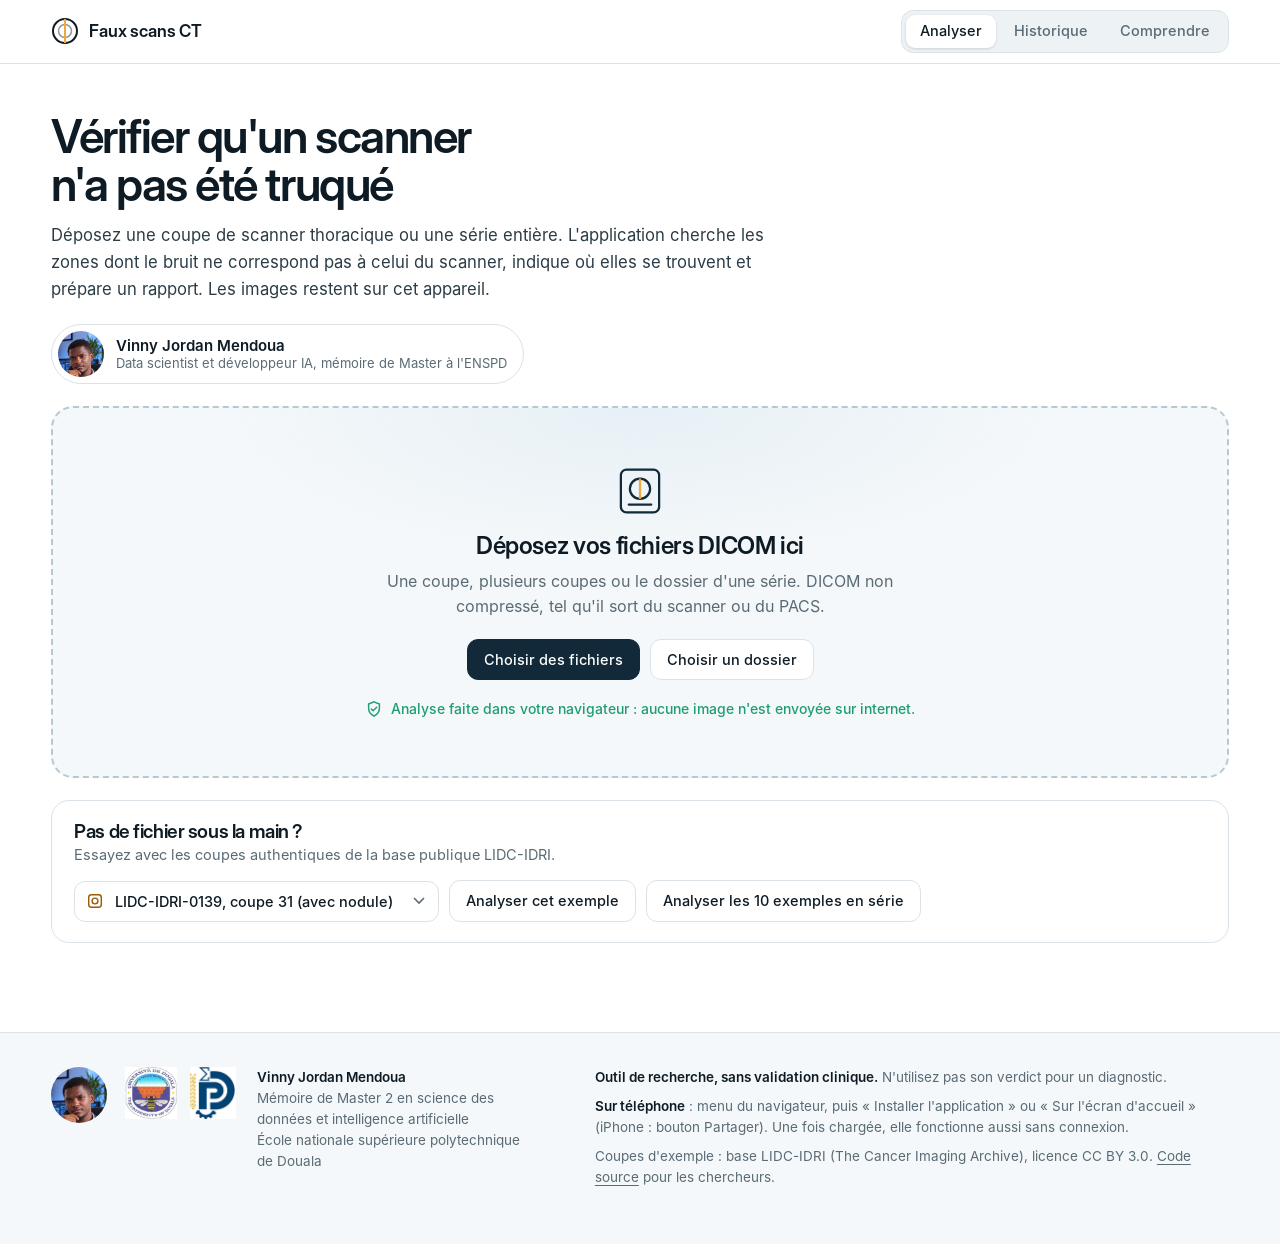
<file: site/index.html>
<!doctype html>
<html lang="fr">
<head>
<meta charset="utf-8">
<meta name="viewport" content="width=device-width, initial-scale=1">
<title>Faux scans CT : vérifier qu'un scanner n'a pas été truqué</title>
<meta name="description" content="Vérifier l'intégrité d'une coupe ou d'une série de scanner thoracique : détection et localisation des falsifications par l'analyse du bruit et l'apprentissage profond, sur l'appareil de l'utilisateur, avec rapport PDF.">
<meta name="theme-color" content="#ffffff">
<link rel="icon" href="img/icone.svg" type="image/svg+xml">
<link rel="manifest" href="manifest.webmanifest">
<link rel="apple-touch-icon" href="img/icone-180.png">
<meta name="apple-mobile-web-app-capable" content="yes">
<meta name="mobile-web-app-capable" content="yes">
<meta name="apple-mobile-web-app-status-bar-style" content="default">
<meta name="apple-mobile-web-app-title" content="Faux scans CT">
<link rel="preload" href="polices/InterDisplay-SemiBold.woff" as="font" type="font/woff" crossorigin>
<link rel="preload" href="polices/Inter-Regular.woff" as="font" type="font/woff" crossorigin>
<link rel="preload" href="polices/Inter-Medium.woff" as="font" type="font/woff" crossorigin>
<link rel="stylesheet" href="css/style.css">
<script type="module" src="js/app.js"></script>
</head>
<body>
<a class="evitement" href="#analyser">Aller à l'analyse</a>

<header class="barre">
  <a class="marque" href="#analyser" aria-label="Accueil">
    <svg width="28" height="28" viewBox="0 0 28 28" aria-hidden="true"><circle cx="14" cy="14" r="12" fill="none" stroke="currentColor" stroke-width="2"/><circle cx="14" cy="14" r="6.5" fill="none" stroke="currentColor" stroke-width="1.5" opacity=".45"/><path d="M14 2v24" stroke="#F2A93B" stroke-width="2"/></svg>
    <span>Faux scans CT</span>
  </a>
  <nav class="onglets" aria-label="Pages">
    <a href="#analyser" data-page="analyser">Analyser</a>
    <a href="#historique" data-page="historique">Historique</a>
    <a href="#comprendre" data-page="comprendre">Comprendre</a>
  </nav>
  <button class="bouton-barre installer" id="installer" type="button" hidden>Installer</button>
</header>

<main>
<!-- ================================================================== ANALYSER -->
<section class="page" id="analyser" data-page="analyser">

  <!-- accueil : déposer des fichiers ou choisir un exemple -->
  <div class="accueil" id="accueil">
    <div class="accueil-tete">
      <h1>Vérifier qu'un scanner n'a pas été truqué</h1>
      <p>Déposez une coupe de scanner thoracique ou une série entière. L'application cherche les zones dont le bruit ne correspond pas à celui du scanner, indique où elles se trouvent et prépare un rapport. Les images restent sur cet appareil.</p>
      <a class="auteur-puce" href="#comprendre">
        <img src="img/auteur-avatar.jpg" alt="" width="46" height="46">
        <span><b>Vinny Jordan Mendoua</b><small>Data scientist et développeur IA, mémoire de Master à l'ENSPD</small></span>
      </a>
    </div>

    <div class="depot-zone" id="zone-depot">
      <svg class="depot-icone" viewBox="0 0 48 48" aria-hidden="true"><rect x="7" y="5" width="34" height="38" rx="5" fill="none" stroke="currentColor" stroke-width="2"/><circle cx="24" cy="22" r="9" fill="none" stroke="currentColor" stroke-width="2"/><path d="M24 13v18" stroke="#F2A93B" stroke-width="2"/><path d="M14 36h20" stroke="currentColor" stroke-width="2" stroke-linecap="round"/></svg>
      <p class="depot-titre">Déposez vos fichiers DICOM ici</p>
      <p class="depot-aide">Une coupe, plusieurs coupes ou le dossier d'une série. DICOM non compressé, tel qu'il sort du scanner ou du PACS.</p>
      <div class="actions">
        <label class="bouton principal fichier">Choisir des fichiers<input type="file" id="fichier" multiple accept=".dcm,.dicom,application/dicom,application/octet-stream,*/*"></label>
        <label class="bouton fichier choix-dossier">Choisir un dossier<input type="file" id="dossier" webkitdirectory multiple></label>
      </div>
      <p class="depot-confiance"><svg viewBox="0 0 20 20" aria-hidden="true"><path d="M10 2l6 2.5v4.6c0 4-2.6 7-6 8.9-3.4-1.9-6-4.9-6-8.9V4.5z" fill="none" stroke="currentColor" stroke-width="1.6"/><path d="M7 10l2 2 4-4" fill="none" stroke="currentColor" stroke-width="1.6" stroke-linecap="round"/></svg>Analyse faite dans votre navigateur : aucune image n'est envoyée sur internet.</p>
    </div>

    <div class="exemples">
      <div>
        <h2>Pas de fichier sous la main ?</h2>
        <p>Essayez avec les coupes authentiques de la base publique LIDC-IDRI.</p>
      </div>
      <div class="exemples-actions">
        <label class="selecteur"><span class="visuel-cache">Coupe d'exemple</span>
          <svg viewBox="0 0 20 20" aria-hidden="true"><rect x="3" y="3" width="14" height="14" rx="3" fill="none" stroke="currentColor" stroke-width="1.6"/><circle cx="10" cy="10" r="3.2" fill="none" stroke="currentColor" stroke-width="1.6"/></svg>
          <select id="choix-exemple"></select>
        </label>
        <button class="bouton" id="ouvrir-exemple" type="button">Analyser cet exemple</button>
        <button class="bouton" id="serie-exemples" type="button">Analyser les 10 exemples en série</button>
      </div>
    </div>
  </div>

  <!-- résultats -->
  <div class="resultats-vue" id="resultats" hidden>
    <div class="dossier">
      <div class="dossier-texte">
        <p class="dossier-etiquette" id="dossier-etiquette">Analyse</p>
        <h1 id="dossier-titre">—</h1>
        <p class="dossier-infos" id="dossier-infos"></p>
      </div>
      <div class="dossier-actions">
        <div class="modele" role="radiogroup" aria-label="Type d'analyse">
          <label class="mode" title="Analyse du bruit seule : instantanée"><input type="radio" name="mode" value="rapide" checked><span>Rapide</span></label>
          <label class="mode" title="Bruit + réseau de neurones : plus fiable (17 Mo téléchargés une seule fois)"><input type="radio" name="mode" value="complet"><span>Complète</span></label>
          <label class="option-diffusion" title="Ajoute la branche diffusion : environ une minute par coupe"><input type="checkbox" id="avec-diffusion"><span>+ diffusion</span></label>
        </div>
        <button class="bouton principal" id="envoyer" type="button"><svg viewBox="0 0 20 20" aria-hidden="true"><path d="M2.5 9.6 17.5 3l-5.2 14-2.9-5.9zM9.4 11.1l8.1-8.1" fill="none" stroke="currentColor" stroke-width="1.6" stroke-linejoin="round"/></svg>Envoyer le rapport</button>
        <button class="bouton" id="rapport-pdf" type="button"><svg viewBox="0 0 20 20" aria-hidden="true"><path d="M6 2h6l4 4v12H6zM12 2v4h4M8.5 11h5M8.5 14h5" fill="none" stroke="currentColor" stroke-width="1.6" stroke-linejoin="round"/></svg>Rapport PDF</button>
        <button class="bouton" id="export-csv" type="button" hidden>Exporter (CSV)</button>
        <button class="bouton" id="nouvelle" type="button">Nouvelle analyse</button>
      </div>
    </div>

    <!-- série -->
    <section class="carte serie" id="serie" hidden aria-labelledby="serie-titre">
      <div class="carte-tete">
        <div>
          <h2 id="serie-titre">Toutes les coupes</h2>
          <p class="carte-aide">Score de falsification de chaque coupe, dans l'ordre de la série. Touchez une barre pour ouvrir la coupe.</p>
        </div>
        <div class="serie-resume" id="serie-resume"></div>
      </div>
      <div class="serie-progression" id="serie-progression" hidden><span id="serie-progression-texte"></span><progress id="serie-progression-barre" max="1" value="0"></progress><button class="lien-bouton" id="serie-arreter" type="button">Arrêter</button></div>
      <div class="graphe" id="graphe-serie"></div>
      <div class="serie-nav">
        <button class="bouton petit" id="coupe-prec" type="button" aria-label="Coupe précédente">← Précédente</button>
        <span id="serie-position"></span>
        <button class="bouton petit" id="coupe-suiv" type="button" aria-label="Coupe suivante">Suivante →</button>
      </div>
    </section>

    <!-- la coupe -->
    <div class="console">
      <div class="poste">
        <div class="film film-labo" id="film-labo" tabindex="0" aria-describedby="aide-film">
          <canvas id="labo-canvas" width="512" height="512" role="img" aria-label="Coupe analysée"></canvas>
          <div class="annot hg" id="annot-hg"></div>
          <div class="annot hd" id="annot-hd"></div>
          <div class="annot bg" id="annot-bg"></div>
          <div class="annot bd" id="annot-bd"></div>
          <div class="depot" id="depot" hidden>Déposez le fichier DICOM ici</div>
          <div class="calcul" id="calcul" hidden><i aria-hidden="true"></i><span></span></div>
        </div>
        <div class="couches" role="tablist" aria-label="Ce que montre l'image">
          <button role="tab" data-couche="image" aria-selected="true">Image</button>
          <button role="tab" data-couche="proba" aria-selected="false">Zones suspectes</button>
          <button role="tab" data-couche="bruit" aria-selected="false">Niveau du bruit</button>
          <button role="tab" data-couche="residu" aria-selected="false">Bruit</button>
          <button role="tab" data-couche="cnn" aria-selected="false" disabled>Carte du réseau</button>
          <button role="tab" data-couche="copie" aria-selected="false">Copies</button>
        </div>
        <div class="sous-film">
          <p class="aide" id="aide-film"></p>
          <div class="legende" id="legende"></div>
        </div>
      </div>

      <aside class="verdict" aria-live="polite">
        <div class="verdict-carte">
          <p class="verdict-etiquette" id="verdict-etiquette">Verdict</p>
          <p class="verdict-mot" id="verdict-mot">Analyse…</p>
          <p class="verdict-score"><span id="score">—</span><small id="score-def">score de falsification</small></p>
          <div class="jauge" aria-hidden="true">
            <div class="jauge-piste" id="jauge-piste"><div class="jauge-valeur" id="jauge-valeur"></div><div class="jauge-avant" id="jauge-avant" hidden></div></div>
            <div class="jauge-seuils"><span id="seuil1" style="left:50%">0,5</span><span id="seuil2" style="left:85%">0,85</span></div>
            <div class="jauge-zones"><span>conforme</span><span>à vérifier</span><span>alerte</span></div>
          </div>
          <div class="progression" id="progression" hidden>
            <p id="progression-texte">Préparation…</p>
            <progress id="progression-barre" max="1" value="0"></progress>
            <button class="lien-bouton" id="annuler" type="button">Revenir à l'analyse rapide</button>
          </div>
          <p class="comparaison" id="comparaison" hidden></p>
        </div>

        <div class="constats-carte">
          <h2>Ce que l'analyse a trouvé</h2>
          <ul class="constats-liste" id="constats"></ul>
        </div>

        <details class="tiroir" id="tiroir-test">
          <summary>Tester le détecteur : simuler une falsification</summary>
          <p>Pour la formation ou la démonstration : l'application modifie elle-même la coupe affichée, puis l'analyse. Le fichier d'origine n'est pas touché.</p>
          <fieldset class="trucages" id="choix-attaque">
            <legend class="visuel-cache">Falsification simulée</legend>
            <div class="puces">
              <label><input type="radio" name="attaque" value="aucune" checked><span>Aucune</span></label>
              <label><input type="radio" name="attaque" value="gan"><span>Ajouter un nodule <small>GAN</small></span></label>
              <label><input type="radio" name="attaque" value="suppression"><span>Effacer le nodule <small>GAN</small></span></label>
              <label><input type="radio" name="attaque" value="copie"><span>Copier-coller une zone</span></label>
              <label><input type="radio" name="attaque" value="bruit"><span>Ajouter du bruit</span></label>
              <label><input type="radio" name="attaque" value="lissage"><span>Lisser une zone</span></label>
              <label><input type="radio" name="attaque" value="nodule"><span>Nodule sans bruit</span></label>
            </div>
          </fieldset>
        </details>
        <details class="tiroir">
          <summary>Informations techniques</summary>
          <dl class="mesures branches" id="branches" hidden></dl>
          <dl class="mesures">
            <div><dt>Zones analysées</dt><dd id="m-patchs">—</dd></div>
            <div><dt>Copie exacte</dt><dd id="m-copie">—</dd></div>
            <div><dt>Durée du calcul</dt><dd id="m-duree">—</dd></div>
            <div><dt>Empreinte SHA-256</dt><dd id="m-sha" class="sha">—</dd></div>
          </dl>
        </details>
        <details class="tiroir">
          <summary>Réglages des seuils d'alerte</summary>
          <label class="reglage"><span>Au-dessus de <output id="v-tau1">0,50</output> : à vérifier</span>
            <input type="range" id="tau1" min="0.05" max="0.95" step="0.01" value="0.5"></label>
          <label class="reglage"><span>Au-dessus de <output id="v-tau2">0,85</output> : alerte</span>
            <input type="range" id="tau2" min="0.1" max="0.99" step="0.01" value="0.85"></label>
          <p>0,5 est le seuil de décision du mémoire ; 0,85 correspond au 95ᵉ centile des coupes authentiques de validation. Aucun de ces seuils n'est calibré cliniquement.</p>
        </details>
      </aside>
    </div>

    <!-- analyse détaillée -->
    <section class="detaillee" aria-labelledby="titre-detaillee">
      <h2 id="titre-detaillee">Analyse détaillée</h2>
      <div class="graphes-grille">
        <figure class="carte graphe-carte">
          <figcaption><h3>Score des zones du poumon</h3><p>Chaque zone est un carré de 64 × 64 pixels. Une coupe authentique a presque toutes ses zones à gauche, près de 0.</p></figcaption>
          <div class="graphe" id="g-zones"></div>
        </figure>
        <figure class="carte graphe-carte">
          <figcaption><h3>Avis de chaque méthode</h3><p id="g-methodes-aide">Moyenne des trois zones les plus suspectes pour chaque méthode, et score final de la coupe.</p></figcaption>
          <div class="graphe" id="g-methodes"></div>
        </figure>
        <figure class="carte graphe-carte">
          <figcaption><h3>Niveau du bruit dans le poumon</h3><p>Bruit local comparé au bruit habituel de la coupe. Une zone lissée ou générée manque de bruit (à gauche, en bleu) ; un bruit ajouté en a trop (à droite).</p></figcaption>
          <div class="graphe" id="g-bruit"></div>
        </figure>
        <figure class="carte graphe-carte">
          <figcaption><h3>Bruit et score de chaque zone</h3><p>Une zone falsifiée s'écarte souvent du bruit des autres zones et reçoit un score élevé : elle apparaît en haut, loin de 1.</p></figcaption>
          <div class="graphe" id="g-nuage"></div>
        </figure>
      </div>
      <div class="carte zones-carte">
        <h3>Les trois zones les plus suspectes</h3>
        <p class="carte-aide">À gauche l'image, à droite son bruit (anatomie retirée). Une zone falsifiée a souvent un bruit plus lisse, plus fort ou recopié.</p>
        <div class="zones" id="zones-suspectes"></div>
      </div>
    </section>
  </div>
</section>

<!-- ================================================================== HISTORIQUE -->
<section class="page" id="historique" data-page="historique" hidden>
  <div class="page-tete">
    <h1>Historique des analyses</h1>
    <p>Chaque analyse faite sur cet appareil est inscrite ici et scellée avec l'empreinte de la précédente : modifier ou supprimer une ligne casse la chaîne, ce que « Vérifier la chaîne » détecte. L'historique reste dans ce navigateur.</p>
  </div>
  <div class="journal" id="journal">
    <div class="journal-actions">
      <button class="bouton petit" id="j-verifier" type="button">Vérifier la chaîne</button>
      <button class="bouton petit" id="j-exporter" type="button">Exporter (JSON)</button>
      <button class="bouton petit" id="j-effacer" type="button">Effacer</button>
      <span id="j-etat" class="journal-etat" role="status"></span>
    </div>
    <div class="journal-table">
      <table>
        <thead><tr><th>Date</th><th>Coupe</th><th>Analyse</th><th>Score</th><th>Verdict</th><th>Empreinte</th></tr></thead>
        <tbody id="j-lignes"><tr><td colspan="6" class="vide">Aucune analyse pour l'instant.</td></tr></tbody>
      </table>
    </div>
  </div>
</section>

<!-- ================================================================== COMPRENDRE -->
<section class="page" id="comprendre" data-page="comprendre" hidden>
  <div class="page-tete">
    <h1>Comment fonctionne la détection</h1>
    <p>Une tumeur peut être ajoutée ou effacée d'une image de scanner sans que l'œil le remarque. Le grain de l'image, lui, en garde la trace.</p>
  </div>

  <div class="methode-grille">
    <figure class="film film-accueil" id="film-accueil">
      <div class="volet">
        <canvas id="accueil-image" width="512" height="512" aria-hidden="true"></canvas>
        <canvas id="accueil-bruit" width="512" height="512" aria-hidden="true"></canvas>
        <div class="volet-trait" aria-hidden="true"><span></span></div>
        <input type="range" min="0" max="100" value="100" id="accueil-curseur" aria-label="Position du curseur entre l'image et son bruit">
        <div class="annot hg">LIDC-IDRI-0085<br>coupe 86</div>
        <div class="annot hd">nodule injecté<br>poumon droit</div>
        <div class="annot bg">image<br>F 1500 C −600</div>
        <div class="annot bd">bruit<br>résidu KV 5×5</div>
      </div>
      <figcaption>Faites glisser le curseur. À gauche, ce que voit le radiologue. À droite, le bruit de la même coupe : le nodule injecté y apparaît comme un trou.</figcaption>
    </figure>
    <div class="methode-texte">
      <h2>Le grain de l'image ne ment pas</h2>
      <p class="intro">Chaque scanner imprime dans l'image un bruit fin, propre à sa dose et à son réglage. Une zone ajoutée, effacée ou recopiée vient d'ailleurs : elle n'a pas ce grain.</p>
      <ol class="etapes">
        <li><h3>Isoler le bruit</h3><p>Des filtres retirent l'anatomie. Il ne reste que le grain du scanner.</p></li>
        <li><h3>Comparer chaque zone au reste</h3><p>Le poumon est découpé en carrés de 64 pixels, comparés aux autres carrés de la même coupe.</p></li>
        <li><h3>Décider et montrer</h3><p>Un classifieur et un réseau de neurones donnent la probabilité de falsification et désignent la zone suspecte.</p></li>
      </ol>
    </div>
  </div>

  <div class="menace">
    <p><strong>Pourquoi c'est important.</strong> En 2019, l'équipe de Mirsky a montré avec CT-GAN qu'une fausse tumeur insérée dans un scanner trompe les radiologues : <b>99 %</b> de cancers diagnostiqués à tort, <b>94 %</b> d'examens jugés normaux après effacement d'une vraie tumeur.</p>
  </div>

  <div class="resultats-grille" id="resultats-memoire">
    <div class="resultats-texte">
      <h2>Évalué sur 300 patients</h2>
      <p>Le détecteur a appris sur 210 patients de la base publique LIDC-IDRI, puis a été testé sur 45 autres qu'il n'avait jamais vus, avec sept façons de truquer une coupe.</p>
      <ul class="faits">
        <li><b>35 %</b> des coupes truquées sont détectées sans aucune fausse alerte, au seuil fixé sur la validation.</li>
        <li>L'avance de l'analyse complète sur le bruit seul se retrouve dans <b>cinq tirages</b> différents des patients de test.</li>
        <li class="limite"><b>Limite</b> : face à des générateurs jamais vus, cette avance disparaît (AUC de 0,76 à 0,79 sur CT-GAN).</li>
      </ul>
    </div>
    <figure class="barres" aria-labelledby="titre-barres">
      <figcaption id="titre-barres">AUC sur le test interne (413 coupes) : 1 = parfait, 0,5 = hasard. Hachurées : les méthodes d'autres auteurs, testées sur les mêmes coupes.</figcaption>
      <div class="barres-zone">
        <div class="ligne fort"><span class="nom">Analyse complète (bruit + réseau)</span><span class="piste"><span class="val" style="--v:87.9%"></span></span><span class="chiffre">0,879</span></div>
        <div class="ligne"><span class="nom">Avec la diffusion (trois branches)</span><span class="piste"><span class="val" style="--v:87.0%"></span></span><span class="chiffre">0,870</span></div>
        <div class="ligne"><span class="nom">Bruit seul (analyse rapide)</span><span class="piste"><span class="val" style="--v:73.5%"></span></span><span class="chiffre">0,735</span></div>
        <div class="ligne"><span class="nom">Réseau de neurones seul</span><span class="piste"><span class="val" style="--v:70.4%"></span></span><span class="chiffre">0,704</span></div>
        <div class="ligne autre"><span class="nom">Zhang et al. (réimplémenté)</span><span class="piste"><span class="val" style="--v:63.1%"></span></span><span class="chiffre">0,631</span></div>
        <div class="ligne autre"><span class="nom">TruFor (poids publiés)</span><span class="piste"><span class="val" style="--v:49.1%"></span></span><span class="chiffre">0,491</span></div>
        <div class="ligne axe" aria-hidden="true"><span></span><span class="piste"><span style="left:50%">hasard</span><span style="left:100%">1</span></span><span></span></div>
      </div>
    </figure>
  </div>

  <div class="usage">
    <h2>Bon usage</h2>
    <div class="usage-grille">
      <div><h3>Dans un centre hospitalier</h3><p>Analysez la série telle qu'elle sort du PACS, sans la recompresser. Une alerte signale une coupe à revérifier auprès de sa source (scanner, archive) ; gardez le rapport PDF et l'empreinte SHA-256 dans le dossier.</p></div>
      <div><h3>Pour un particulier</h3><p>Utilisez les fichiers DICOM remis par le centre d'imagerie (CD ou lien de téléchargement). Un résultat « à vérifier » n'est pas un diagnostic : parlez-en au radiologue ou au médecin qui a prescrit l'examen.</p></div>
      <div><h3>Ce que l'outil ne fait pas</h3><p>Il ne pose aucun diagnostic médical et n'a pas de validation clinique. Il ne lit pas les images compressées (JPEG) et reste moins fiable face à des méthodes de falsification qu'il n'a jamais vues.</p></div>
    </div>
  </div>

  <section class="auteur" id="auteur" aria-labelledby="titre-auteur">
    <img class="auteur-photo" src="img/auteur-portrait.jpg" alt="Vinny Jordan Mendoua à son bureau" width="480" height="600" loading="lazy">
    <div class="auteur-texte">
      <p class="auteur-etiquette">L'auteur</p>
      <h2 id="titre-auteur">Vinny Jordan Mendoua</h2>
      <p class="auteur-role">Data scientist et développeur IA</p>
      <p>Étudiant en Master 2 de science des données et d'intelligence artificielle à l'École nationale supérieure polytechnique de Douala (Université de Douala). Cette application prolonge son mémoire : détecter et localiser les falsifications dans les coupes de scanner thoracique par l'analyse du bruit et l'apprentissage profond.</p>
      <div class="actions">
        <a class="bouton" href="https://github.com/Mendouavinny" rel="noopener">Profil GitHub</a>
        <a class="bouton" href="#analyser">Analyser une coupe</a>
      </div>
    </div>
  </section>

  <details class="specialistes">
    <summary><span>Méthode détaillée</span><small>filtres, architecture, résultat corrigé : pour les spécialistes et le jury</small></summary>
    <div class="specialistes-corps">
      <div class="colonne">
        <h3>D'où vient le bruit</h3>
        <p>Le tube du scanner émet des photons dont le nombre détecté est aléatoire. L'image est ensuite calculée par rétroprojection filtrée, avec un noyau de reconstruction : le bruit est corrélé dans l'espace, sa texture dépend du noyau et son niveau baisse avec la dose. Une région falsifiée ne porte pas ce bruit :</p>
        <ul class="traces">
          <li><b>Un contenu généré</b> (GAN, diffusion) a une anatomie plausible, mais pas la texture de la rétroprojection filtrée.</li>
          <li><b>Une région collée ou lissée</b> a un bruit atténué, ou incohérent avec la dose et le noyau.</li>
          <li><b>Un bruit ajouté pour camoufler</b> imite le niveau, pas la texture corrélée.</li>
          <li><b>Un copier-déplacer</b> duplique le bruit à l'identique, ce qui n'arrive jamais dans une vraie acquisition.</li>
        </ul>
      </div>
      <h3>Les filtres de la branche du bruit</h3>
      <p class="colonne">Chaque pixel est prédit à partir de ses voisins, puis la prédiction est soustraite. Quatre filtres viennent de la stéganalyse :</p>
      <div class="noyaux">
        <figure><div class="mat m3"><span>−1</span><span>2</span><span>−1</span><span>2</span><span>−4</span><span>2</span><span>−1</span><span>2</span><span>−1</span></div><figcaption>SRM 3 × 3, divisé par 4</figcaption></figure>
        <figure><div class="mat m5"><span>−1</span><span>2</span><span>−2</span><span>2</span><span>−1</span><span>2</span><span>−6</span><span>8</span><span>−6</span><span>2</span><span>−2</span><span>8</span><span>−12</span><span>8</span><span>−2</span><span>2</span><span>−6</span><span>8</span><span>−6</span><span>2</span><span>−1</span><span>2</span><span>−2</span><span>2</span><span>−1</span></div><figcaption>KV 5 × 5, divisé par 12</figcaption></figure>
        <figure><div class="formule">x − médiane<sub>3×3</sub>(x)</div><figcaption>Résidu médian</figcaption></figure>
        <figure><div class="formule">x<sub>i,j+1</sub> − x<sub>i,j</sub></div><figcaption>Différence horizontale</figcaption></figure>
      </div>
      <p class="colonne">Pour chaque patch de 64 × 64 pixels (pas de 32) : niveau du bruit (σ = 1,4826 × MAD), corrélation entre voisins, énergie sur six anneaux du spectre, kurtosis et intensité, chacun comparé aux autres patchs de la coupe par un écart robuste z = (f − médiane) / (1,4826 × MAD). Les fenêtres de 8 × 8 pixels identiques et éloignées signalent un copier-déplacer.</p>
      <h3>L'architecture hybride</h3>
      <div class="archi" role="img" aria-label="Architecture : coupe DICOM, prétraitement, patchs, trois branches (forensique, CNN, diffusion), fusion, décision et carte, module de sécurité">
        <div class="a-col">
          <div class="a-boite">Coupe DICOM</div>
          <div class="a-boite apport">Prétraitement<small>HU, écrêtage identique, masque pulmonaire</small></div>
          <div class="a-boite apport">Patchs<small>64 × 64, pas de 32</small></div>
        </div>
        <div class="a-col">
          <div class="a-boite ici">Branche forensique<small>4 résidus, 27 descripteurs, gradient boosting</small></div>
          <div class="a-boite ici">Branche CNN<small>couche de Bayar + SRM, EfficientNet-B0, U-Net (4,27 M paramètres)</small></div>
          <div class="a-boite ici">Branche diffusion<small>DDPM appris sur des patchs authentiques, erreur de reconstruction</small></div>
        </div>
        <div class="a-col">
          <div class="a-boite apport">Fusion du local au global<small>scores des patchs + 40 descripteurs de la coupe, méta-classifieur, seuil fixé sur la validation</small></div>
          <div class="a-boite sortie">Décision et carte de la région</div>
          <div class="a-boite pointille">Module de sécurité (prototype)<small>empreinte SHA-256, journal chaîné</small></div>
        </div>
      </div>
      <div class="constats">
        <div><h4>Le bruit sépare là où l'intensité échoue</h4><p>Descripteurs du bruit : AUC 0,790, contre 0,482 pour l'intensité des pixels, soit +0,309 (IC 95 % : 0,228 à 0,383).</p></div>
        <div><h4>Stable d'une partition à l'autre</h4><p>L'avance de la fusion bruit + CNN se retrouve dans les cinq partitions des patients (0,881 ± 0,026).</p></div>
        <div><h4>Ce qui ne généralise pas</h4><p>0,76 à 0,79 sur CT-GAN, 0,55 à 0,79 sur M3Dsynth. La diffusion n'apporte rien (−0,009) et la localisation reste faible (Dice 0,089).</p></div>
      </div>
      <div class="encart">
        <h4>Un résultat trop beau, corrigé</h4>
        <p>Les premières exécutions donnaient une AUC de 0,946. En contrôlant le prétraitement, j'ai trouvé pourquoi : seules les coupes falsifiées étaient écrêtées à −1024 HU. Ce seul indice, sans regarder l'image, donnait une AUC de 0,829, et le modèle l'avait appris : il gonflait son score de 0,125. Toutes les coupes reçoivent désormais le même écrêtage, et tous les chiffres de cette page viennent de l'exécution corrigée.</p>
      </div>
    </div>
  </details>
</section>
</main>

<footer class="pied">
  <div class="pied-grille">
    <div class="pied-auteur">
      <img class="pied-avatar" src="img/auteur-avatar.jpg" alt="" width="56" height="56" loading="lazy">
      <div class="pied-logos">
        <img src="img/logo_ud.png" alt="Université de Douala" width="52" height="52" loading="lazy">
        <img src="img/logo_enspd.png" alt="ENSPD" width="52" height="52" loading="lazy">
      </div>
      <p><b>Vinny Jordan Mendoua</b><br>Mémoire de Master 2 en science des données et intelligence artificielle<br>École nationale supérieure polytechnique de Douala</p>
    </div>
    <div class="pied-notes">
      <p><b>Outil de recherche, sans validation clinique.</b> N'utilisez pas son verdict pour un diagnostic.</p>
      <p><b>Sur téléphone</b> : menu du navigateur, puis « Installer l'application » ou « Sur l'écran d'accueil » (iPhone : bouton Partager). Une fois chargée, elle fonctionne aussi sans connexion.</p>
      <p>Coupes d'exemple : base LIDC-IDRI (The Cancer Imaging Archive), licence CC BY 3.0. <a href="https://github.com/Mendouavinny/detecteur-faux-scans-ct" rel="noopener">Code source</a> pour les chercheurs.</p>
    </div>
  </div>
</footer>

<dialog class="envoi" id="envoi" aria-labelledby="envoi-titre">
  <div class="envoi-corps">
    <div class="envoi-tete">
      <div>
        <h2 id="envoi-titre">Envoyer le rapport</h2>
        <p class="envoi-etat" id="envoi-etat" role="status"></p>
      </div>
      <form method="dialog"><button class="envoi-fermer" aria-label="Fermer"><svg viewBox="0 0 20 20" aria-hidden="true"><path d="M5 5l10 10M15 5 5 15" stroke="currentColor" stroke-width="1.8" stroke-linecap="round"/></svg></button></form>
    </div>
    <label class="envoi-anonyme"><input type="checkbox" id="envoi-anonyme" checked><span>Masquer les informations du patient<small>Identifiant, date de l'examen et noms de fichiers. L'empreinte SHA-256 reste dans le rapport : elle permet de retrouver le fichier.</small></span></label>
    <div class="envoi-choix">
      <button class="envoi-option principale" id="envoi-partager" type="button" hidden>
        <svg viewBox="0 0 32 32" aria-hidden="true"><path d="M16 4v16M10 10l6-6 6 6M7 15v11h18V15" fill="none" stroke="currentColor" stroke-width="2" stroke-linecap="round" stroke-linejoin="round"/></svg>
        <b>Envoyer le PDF</b><small>Choisissez WhatsApp, Gmail, Outlook… : le rapport est joint.</small>
      </button>
      <button class="envoi-option" id="envoi-whatsapp" type="button">
        <svg viewBox="0 0 32 32" aria-hidden="true"><path d="M16 4a11.5 11.5 0 0 0-9.9 17.4L4.5 27.5l6.3-1.6A11.5 11.5 0 1 0 16 4z" fill="none" stroke="#1c9a55" stroke-width="2" stroke-linejoin="round"/><path d="M11.6 10.8c.3-.7.7-.8 1.1-.8h.8c.3 0 .6.1.8.6l1 2.4c.1.3 0 .6-.2.9l-.7.8c.7 1.4 1.9 2.6 3.4 3.3l.8-.8c.3-.3.6-.3.9-.2l2.3 1.1c.4.2.5.4.5.8 0 1.3-1.2 2.5-2.6 2.5-4.3-.3-8.4-4.2-8.6-8.5 0-.8.3-1.6.5-2.1z" fill="#1c9a55"/></svg>
        <b>WhatsApp</b><small>Message résumé, puis joindre le PDF</small>
      </button>
      <button class="envoi-option" id="envoi-email" type="button">
        <svg viewBox="0 0 32 32" aria-hidden="true"><rect x="4" y="7" width="24" height="18" rx="3" fill="none" stroke="currentColor" stroke-width="2"/><path d="M5 9l11 8 11-8" fill="none" stroke="currentColor" stroke-width="2" stroke-linejoin="round"/></svg>
        <b>E-mail</b><small>Message résumé, puis joindre le PDF</small>
      </button>
      <button class="envoi-option" id="envoi-telecharger" type="button">
        <svg viewBox="0 0 32 32" aria-hidden="true"><path d="M16 5v15M10 14l6 6 6-6M7 25h18" fill="none" stroke="currentColor" stroke-width="2" stroke-linecap="round" stroke-linejoin="round"/></svg>
        <b>Télécharger le PDF</b><small>Pour l'archiver ou l'envoyer plus tard</small>
      </button>
    </div>
    <p class="envoi-note" id="envoi-note" role="status" hidden></p>
    <div class="envoi-bas">
      <p>L'application n'envoie rien elle-même : le message part de votre WhatsApp ou de votre messagerie, au destinataire que vous choisissez.</p>
      <button class="lien-bouton" id="envoi-imprimer" type="button">Imprimer</button>
    </div>
  </div>
</dialog>
<div class="rapport" id="rapport" aria-hidden="true"></div>
<div class="infobulle" id="infobulle" role="tooltip" hidden></div>
</body>
</html>
</file>
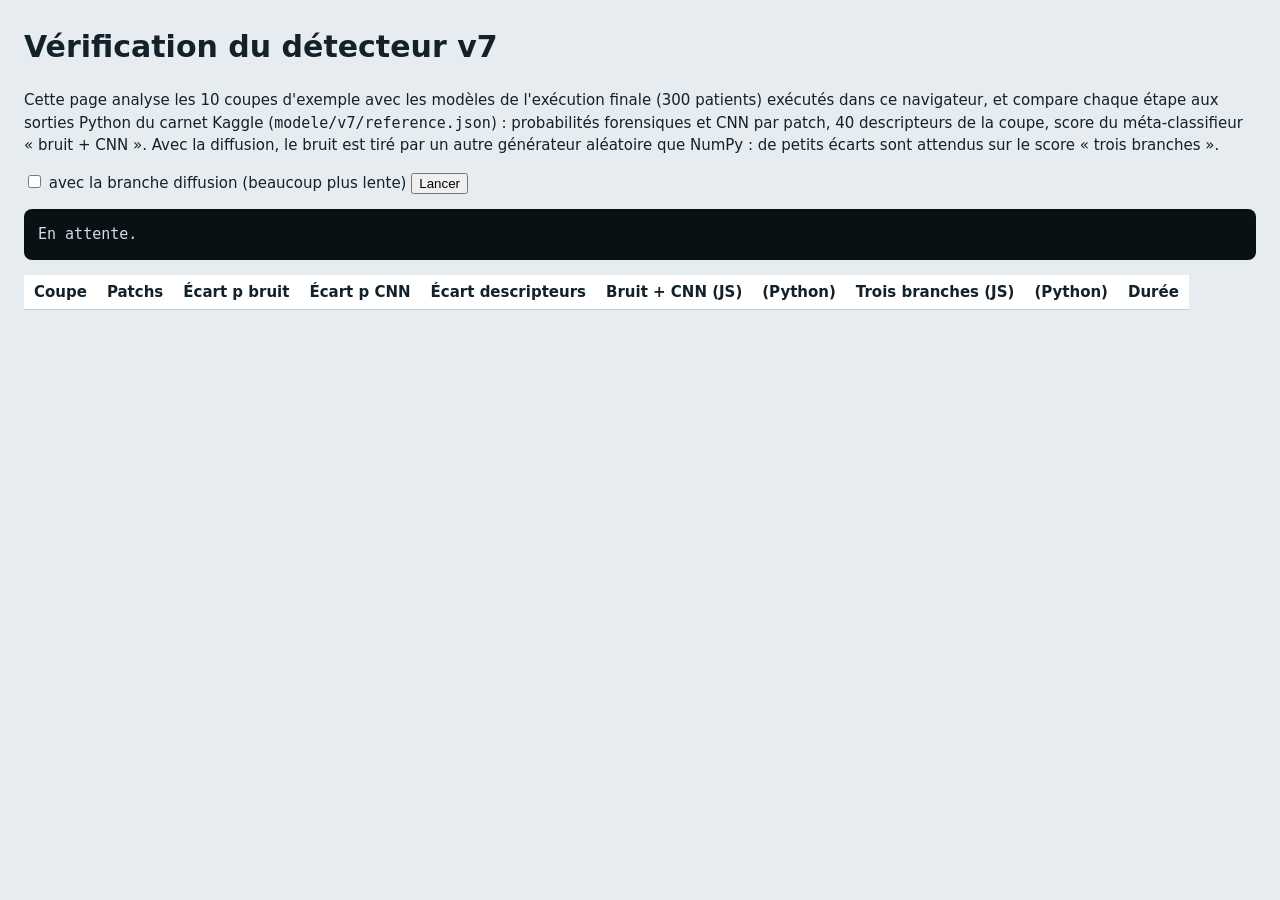
<file: site/verification.html>
<!doctype html>
<html lang="fr">
<head>
<meta charset="utf-8">
<meta name="viewport" content="width=device-width, initial-scale=1">
<title>Vérification du détecteur v7 dans le navigateur</title>
<meta name="robots" content="noindex">
<style>
  body { font: 15px/1.5 system-ui, sans-serif; margin: 24px; color: #13212a; background: #e6ecef; }
  table { border-collapse: collapse; background: #fff; }
  th, td { padding: 6px 10px; border-bottom: 1px solid #c5d0d5; text-align: right; font-variant-numeric: tabular-nums; }
  th:first-child, td:first-child { text-align: left; }
  pre { background: #0a1115; color: #d5dee3; padding: 14px; border-radius: 8px; white-space: pre-wrap; }
</style>
</head>
<body>
<h1>Vérification du détecteur v7</h1>
<p>Cette page analyse les 10 coupes d'exemple avec les modèles de l'exécution finale (300 patients) exécutés dans ce navigateur, et compare chaque étape aux sorties Python du carnet Kaggle (<code>modele/v7/reference.json</code>) : probabilités forensiques et CNN par patch, 40 descripteurs de la coupe, score du méta-classifieur « bruit + CNN ». Avec la diffusion, le bruit est tiré par un autre générateur aléatoire que NumPy : de petits écarts sont attendus sur le score « trois branches ».</p>
<p><label><input type="checkbox" id="diff"> avec la branche diffusion (beaucoup plus lente)</label> <button id="go">Lancer</button></p>
<pre id="resultat">En attente.</pre>
<table><thead><tr><th>Coupe</th><th>Patchs</th><th>Écart p bruit</th><th>Écart p CNN</th><th>Écart descripteurs</th><th>Bruit + CNN (JS)</th><th>(Python)</th><th>Trois branches (JS)</th><th>(Python)</th><th>Durée</th></tr></thead><tbody id="t"></tbody></table>
<script type="module">
import { parseDicom, analyser } from "./js/forensique.js";
import { analyseComplete, session, modelesV7 } from "./js/hybride.js";
const out = document.getElementById("resultat"), t = document.getElementById("t");
const log = (s) => { out.textContent += "\n" + s; console.log(s); };
const maxEcart = (a, b) => a.reduce((m, v, i) => Math.max(m, Math.abs(v - b[i])), 0);
const maxRel = (a, b) => a.reduce((m, v, i) => Math.max(m, Math.abs(v - b[i]) / Math.max(1e-6, Math.abs(b[i]))), 0);
async function go() {
  out.textContent = "Chargement…"; t.innerHTML = "";
  const avecDiffusion = document.getElementById("diff").checked;
  const [cfg, ex, ref] = await Promise.all([modelesV7(), fetch("exemples/index.json").then((r) => r.json()), fetch("modele/v7/reference.json").then((r) => r.json())]);
  const t0 = performance.now();
  await session("cnn.onnx", (i, n) => (out.textContent = `Téléchargement CNN ${(i / 1e6).toFixed(1)}/${(n / 1e6).toFixed(1)} Mo`));
  if (avecDiffusion) await session("ddpm.onnx", (i, n) => (out.textContent = `Téléchargement DDPM ${(i / 1e6).toFixed(1)}/${(n / 1e6).toFixed(1)} Mo`));
  log(`Réseaux prêts en ${((performance.now() - t0) / 1000).toFixed(1)} s`);
  const e2 = [], e3 = [], ePf = [], ePc = [], eG = [];
  for (const e of ex) {
    const r = ref[e.fichier];
    if (!r) { log(`${e.fichier} : pas de référence`); continue; }
    const d = parseDicom(await (await fetch("exemples/" + e.fichier)).arrayBuffer());
    const hu = d.hu.map((v) => Math.min(3071, Math.max(-1024, v)));
    const a = analyser(hu, d.rows, d.cols, cfg.forensique);
    const t1 = performance.now();
    const c = await analyseComplete(hu, d.cols, d.rows, a, cfg, { avecDiffusion });
    const dt = (performance.now() - t1) / 1000;
    const memeN = a.coords.length === r.n;
    const dPf = memeN ? maxEcart(Array.from(a.p), r.p_for) : NaN, dPc = memeN ? maxEcart(Array.from(c.pCnn), r.p_cnn) : NaN, dG = maxRel(c.g, r.g);
    let s2 = c.score, s3 = NaN;
    if (avecDiffusion) { s3 = c.score; s2 = NaN; }
    if (!avecDiffusion) e2.push(Math.abs(s2 - r.meta2)); else e3.push(Math.abs(s3 - r.meta));
    ePf.push(dPf); ePc.push(dPc); eG.push(dG);
    const f = (v) => (Number.isFinite(v) ? v.toFixed(4) : "–"), g = (v) => (Number.isFinite(v) ? v.toExponential(1) : "–");
    t.insertAdjacentHTML("beforeend", `<tr><td>${e.patient} / ${e.coupe}</td><td>${a.coords.length}${memeN ? "" : " ≠ " + r.n}</td><td>${g(dPf)}</td><td>${g(dPc)}</td><td>${g(dG)}</td><td>${f(s2)}</td><td>${r.meta2.toFixed(4)}</td><td>${f(s3)}</td><td>${r.meta.toFixed(4)}</td><td>${dt.toFixed(1)} s</td></tr>`);
    log(`${e.fichier} n=${a.coords.length}/${r.n} dp_bruit=${g(dPf)} dp_cnn=${g(dPc)} dg=${g(dG)} bruit+cnn=${f(s2)} (py ${r.meta2.toFixed(4)}) trois=${f(s3)} (py ${r.meta.toFixed(4)}) ${dt.toFixed(1)}s`);
  }
  const m = (v) => (v.length ? Math.max(...v.filter(Number.isFinite)) : NaN);
  log(`RÉSUMÉ diffusion=${avecDiffusion} max dp_bruit=${m(ePf).toExponential(1)} max dp_cnn=${m(ePc).toExponential(1)} max dg_rel=${m(eG).toExponential(1)} ` +
      (avecDiffusion ? `max écart trois branches=${m(e3).toFixed(4)}` : `max écart bruit+CNN=${m(e2).toFixed(4)}`) + ` durée=${((performance.now() - t0) / 1000).toFixed(1)} s`);
}
document.getElementById("go").addEventListener("click", () => go().catch((e) => log("ERREUR " + e.message)));
if (location.hash === "#auto") go().catch((e) => log("ERREUR " + e.message));
</script>
</body>
</html>
</file>
<file: site/css/style.css>
/* Faux scans CT — outil d'analyse clair : la coupe, sur son film noir, au centre ; verdict, constats et graphiques
   autour. Ambre : annotations DICOM et simulations ; vert, ambre, rouge : les trois niveaux du verdict. */
@font-face { font-family: "Inter Display"; src: url("../polices/InterDisplay-SemiBold.woff") format("woff"); font-weight: 600; font-display: swap; }
@font-face { font-family: "Inter Display"; src: url("../polices/InterDisplay-Medium.woff") format("woff"); font-weight: 500; font-display: swap; }
@font-face { font-family: "Inter"; src: url("../polices/Inter-Regular.woff") format("woff"); font-weight: 400; font-display: swap; }
@font-face { font-family: "Inter"; src: url("../polices/Inter-Medium.woff") format("woff"); font-weight: 500; font-display: swap; }
@font-face { font-family: "Inter"; src: url("../polices/Inter-SemiBold.woff") format("woff"); font-weight: 600; font-display: swap; }
@font-face { font-family: "Annot"; src: url("../polices/DejaVuSansMono.woff") format("woff"); font-display: swap; }

:root {
  --fond: #ffffff;
  --carte: #ffffff;
  --carte-2: #f5f8fa;
  --creux: #edf2f5;
  --encre: #0e1b24;
  --texte: #2b3c46;
  --gris: #5a6b75;
  --trait: #dbe3e8;
  --marine: #12293a;
  --film: #05090c;
  --ambre: #f2a93b;
  --ambre-texte: #9a5d06;
  --sain: #1f9d72;
  --verifier: #e39b22;
  --alerte: #d9472f;
  --titre: "Inter Display", "Inter", system-ui, sans-serif;
  --ui: "Inter", system-ui, -apple-system, "Segoe UI", sans-serif;
  --annot: "Annot", ui-monospace, monospace;
  --ombre: 0 24px 60px -34px rgba(18, 41, 58, .24), 0 2px 6px rgba(18, 41, 58, .05);
  --marge: clamp(14px, 4vw, 56px);
  --max: 1280px;
}

* { box-sizing: border-box; }
[hidden] { display: none !important; }
html { scroll-behavior: smooth; scroll-padding-top: 68px; }
@media (prefers-reduced-motion: reduce) { html { scroll-behavior: auto; } }
body { margin: 0; background: var(--fond); color: var(--encre); font: 400 16px/1.55 var(--ui); -webkit-font-smoothing: antialiased; text-rendering: optimizeLegibility; }
a { color: inherit; text-decoration-thickness: 1px; text-underline-offset: 3px; }
:focus-visible { outline: 2px solid var(--ambre); outline-offset: 3px; border-radius: 6px; }
img, canvas { display: block; max-width: 100%; }
code, pre { font-family: var(--annot); }
.visuel-cache { position: absolute; width: 1px; height: 1px; overflow: hidden; clip: rect(0 0 0 0); white-space: nowrap; }
.evitement { position: absolute; left: -9999px; top: 8px; background: var(--marine); color: #fff; padding: 8px 14px; border-radius: 8px; z-index: 30; }
.evitement:focus { left: 8px; }
h1 { font: 600 clamp(30px, 3.6vw, 48px)/1.05 var(--titre); letter-spacing: -.032em; margin: 0; text-wrap: balance; }
h2 { font: 600 clamp(22px, 2.2vw, 30px)/1.12 var(--titre); letter-spacing: -.022em; margin: 0 0 12px; text-wrap: balance; }
h3 { font: 600 17px/1.3 var(--titre); letter-spacing: -.01em; margin: 0 0 6px; }
h4 { font: 600 16px/1.3 var(--titre); margin: 0 0 6px; }
.vide { color: var(--gris); font-size: 14px; margin: 18px 0; text-align: center; }

/* ------------------------------------------------------------ barre et onglets */
.barre {
  position: sticky; top: 0; z-index: 20; display: flex; align-items: center; gap: 24px;
  padding: 10px var(--marge); background: color-mix(in srgb, #fff 88%, transparent); backdrop-filter: saturate(1.4) blur(12px);
  border-bottom: 1px solid var(--trait);
}
.marque { display: flex; align-items: center; gap: 10px; font: 600 17px/1 var(--titre); letter-spacing: -.01em; text-decoration: none; margin-right: auto; }
.onglets { display: flex; gap: 4px; background: var(--creux); border: 1px solid var(--trait); border-radius: 12px; padding: 4px; }
.onglets a { text-decoration: none; color: var(--gris); font: 500 14.5px/1 var(--ui); padding: 9px 14px; border-radius: 9px; transition: background .15s, color .15s; }
.onglets a:hover { color: var(--encre); }
.onglets a[aria-current=page] { background: #fff; color: var(--encre); box-shadow: 0 1px 3px rgba(18, 41, 58, .16); }
.bouton-barre { font: 500 14px/1 var(--ui); color: #fff; padding: 10px 14px; border-radius: 10px; border: 1px solid var(--marine); background: var(--marine); cursor: pointer; }
@media (max-width: 640px) {
  .barre { flex-wrap: wrap; gap: 8px 10px; padding-bottom: 8px; }
  .onglets { order: 3; width: 100%; }
  .onglets a { flex: 1; text-align: center; padding: 9px 6px; }
}

/* ------------------------------------------------------------ pages */
.page { max-width: var(--max); margin: 0 auto; padding: clamp(24px, 4vw, 48px) var(--marge) clamp(56px, 7vw, 96px); }
.page-tete { margin-bottom: clamp(24px, 3vw, 36px); max-width: 760px; }
.page-tete p { color: var(--texte); font-size: clamp(16px, 1.25vw, 17.5px); line-height: 1.6; margin: 12px 0 0; }
.carte { background: var(--carte); border: 1px solid var(--trait); border-radius: 18px; padding: clamp(18px, 2vw, 24px); }
.carte-aide { color: var(--gris); font-size: 14px; margin: 0; line-height: 1.5; }

/* boutons */
.actions { display: flex; flex-wrap: wrap; gap: 10px; }
.bouton {
  position: relative; display: inline-flex; align-items: center; justify-content: center; gap: 8px; padding: 11px 16px; border-radius: 11px; cursor: pointer;
  font: 500 14.5px/1.2 var(--ui); text-decoration: none; color: var(--encre); background: #fff; border: 1px solid var(--trait); transition: background .15s, border-color .15s;
}
.bouton:hover { border-color: var(--gris); }
.bouton:disabled { opacity: .45; cursor: not-allowed; }
.bouton svg { width: 18px; height: 18px; }
.bouton.principal { background: var(--marine); border-color: var(--marine); color: #fff; }
.bouton.principal:hover { background: #1c3b52; }
.bouton.petit { padding: 8px 12px; font-size: 13.5px; }
.fichier input { position: absolute; inset: 0; opacity: 0; cursor: pointer; width: 100%; }
.fichier:focus-within { outline: 2px solid var(--ambre); outline-offset: 2px; }
.lien-bouton { background: none; border: 0; padding: 6px 0 0; color: var(--gris); text-decoration: underline; cursor: pointer; font: 13px var(--ui); }

/* ------------------------------------------------------------ accueil de l'analyse */
.accueil { display: grid; gap: 22px; }
.accueil-tete { max-width: 760px; }
.accueil-tete p { color: var(--texte); font-size: clamp(16px, 1.3vw, 18px); line-height: 1.6; margin: 14px 0 6px; }
.depot-zone {
  display: grid; justify-items: center; text-align: center; gap: 8px; padding: clamp(32px, 5vw, 56px) 20px;
  border: 2px dashed #b9c8d0; border-radius: 22px;
  background: radial-gradient(600px 220px at 50% 0%, rgba(120, 180, 214, .12), transparent 70%), var(--carte-2);
  transition: border-color .15s, background .15s;
}
.depot-zone.survol { border-color: var(--ambre); background: #fff8ec; }
.depot-icone { width: 54px; height: 54px; color: var(--marine); margin-bottom: 6px; }
.depot-titre { font: 600 clamp(20px, 2vw, 24px)/1.2 var(--titre); letter-spacing: -.015em; margin: 0; }
.depot-aide { color: var(--gris); margin: 0 0 12px; max-width: 34em; }
.depot-zone .actions { justify-content: center; }
.depot-confiance { display: flex; align-items: center; gap: 8px; color: var(--sain); font-size: 14px; font-weight: 500; margin: 10px 0 0; }
.depot-confiance svg { width: 18px; height: 18px; flex: none; }
.accueil-alerte { color: var(--alerte); font-weight: 500; margin: 6px 0 0; }
.exemples { display: flex; flex-wrap: wrap; align-items: center; justify-content: space-between; gap: 14px 24px; padding: 20px 22px; border: 1px solid var(--trait); border-radius: 18px; }
.exemples h2 { font-size: 19px; margin: 0 0 2px; }
.exemples p { margin: 0; color: var(--gris); font-size: 14.5px; }
.exemples-actions { display: flex; flex-wrap: wrap; gap: 10px; }
.selecteur { position: relative; display: flex; align-items: center; }
.selecteur svg { position: absolute; left: 12px; width: 18px; height: 18px; color: var(--ambre-texte); pointer-events: none; }
.selecteur select {
  font: 500 14.5px var(--ui); color: var(--encre); background-color: #fff;
  background-image: url("data:image/svg+xml,%3Csvg xmlns='http://www.w3.org/2000/svg' width='12' height='8'%3E%3Cpath d='M1 1l5 5 5-5' fill='none' stroke='%235a6b75' stroke-width='1.6'/%3E%3C/svg%3E");
  background-repeat: no-repeat; background-position: right 13px center;
  border: 1px solid var(--trait); border-radius: 11px; padding: 11px 38px 11px 40px; appearance: none; cursor: pointer; min-width: 260px;
}

/* ------------------------------------------------------------ résultats : en-tête du dossier */
.resultats-vue { display: grid; gap: 16px; }
.resultats-vue > *, .accueil > *, .serie > *, .detaillee > * { min-width: 0; }
.dossier { display: flex; flex-wrap: wrap; align-items: flex-end; justify-content: space-between; gap: 14px 20px; padding-bottom: 6px; }
.dossier-etiquette { margin: 0 0 4px; color: var(--ambre-texte); font-weight: 600; font-size: 13.5px; }
.dossier h1 { font-size: clamp(24px, 2.6vw, 34px); word-break: break-word; }
.dossier-infos { margin: 6px 0 0; color: var(--gris); font-size: 14px; }
.dossier-actions { display: flex; flex-wrap: wrap; align-items: center; gap: 8px; }
.modele { display: flex; align-items: center; gap: 4px; background: var(--creux); border: 1px solid var(--trait); border-radius: 12px; padding: 4px; }
.mode, .option-diffusion { position: relative; }
.mode input, .option-diffusion input { position: absolute; opacity: 0; pointer-events: none; }
.mode span, .option-diffusion span { display: block; padding: 8px 13px; border-radius: 9px; font: 500 14px/1.2 var(--ui); color: var(--gris); cursor: pointer; white-space: nowrap; transition: background .15s, color .15s; }
.mode span:hover, .option-diffusion span:hover { color: var(--encre); }
.mode input:checked + span { background: #fff; color: var(--encre); box-shadow: 0 1px 3px rgba(18, 41, 58, .16); }
.option-diffusion { display: none; }
.modele.complet .option-diffusion { display: block; }
.option-diffusion span { border: 1px dashed transparent; }
.option-diffusion input:checked + span { color: var(--ambre-texte); border-color: var(--ambre); background: #fff8ec; }
.mode input:focus-visible + span, .option-diffusion input:focus-visible + span { outline: 2px solid var(--ambre); outline-offset: 1px; }

/* série */
.serie { display: grid; gap: 12px; }
.carte-tete { display: flex; flex-wrap: wrap; justify-content: space-between; align-items: flex-start; gap: 10px 24px; }
.carte-tete h2 { font-size: 20px; margin-bottom: 4px; }
.serie-resume { display: flex; flex-wrap: wrap; gap: 8px; }
.pastille-etat { display: inline-flex; align-items: center; gap: 6px; padding: 5px 10px; border-radius: 999px; font-size: 13px; background: var(--carte-2); border: 1px solid var(--trait); color: var(--texte); white-space: nowrap; }
.pastille-etat::before { content: ""; width: 8px; height: 8px; border-radius: 50%; background: #a6b5be; }
.pastille-etat.conforme::before { background: var(--sain); }
.pastille-etat.verifier::before { background: var(--verifier); }
.pastille-etat.alerte::before { background: var(--alerte); }
.pastille-etat b { color: var(--encre); }
.serie-progression { display: flex; flex-wrap: wrap; align-items: center; gap: 8px 14px; padding: 10px 14px; border-radius: 11px; background: #fff8ec; border: 1px solid #f3d29a; font-size: 14px; }
.serie-progression progress { flex: 1 1 200px; height: 6px; accent-color: var(--ambre); }
.serie-avis { margin: 0; padding: 10px 14px; border-radius: 11px; background: #fdecea; border: 1px solid #f3c2bb; color: #8f2a1b; font-size: 14px; }
.serie-nav { display: flex; align-items: center; justify-content: space-between; gap: 10px; font-size: 13.5px; color: var(--gris); }
.serie-nav span { flex: 1; min-width: 0; text-align: center; overflow: hidden; text-overflow: ellipsis; white-space: nowrap; }
.graphe { min-width: 0; overflow: hidden; }
.graphe svg { display: block; }

/* ------------------------------------------------------------ la coupe et le verdict */
.console { display: grid; grid-template-columns: minmax(0, 600px) minmax(0, 1fr); gap: 14px; align-items: start; background: var(--carte); border: 1px solid var(--trait); border-radius: 22px; padding: 12px; box-shadow: var(--ombre); }
.console > * { min-width: 0; }
@media (max-width: 1020px) { .console { grid-template-columns: minmax(0, 1fr); } }

.film { position: relative; margin: 0; background: var(--film); border-radius: 16px; overflow: hidden; }
.film canvas { width: 100%; height: auto; aspect-ratio: 1; }
.annot { position: absolute; font: 11.5px/1.45 var(--annot); color: var(--ambre); letter-spacing: .01em; pointer-events: none; text-shadow: 0 0 6px rgba(0, 0, 0, .95); }
.annot.hg { top: 14px; left: 16px; } .annot.hd { top: 14px; right: 16px; text-align: right; }
.annot.bg { bottom: 14px; left: 16px; } .annot.bd { bottom: 14px; right: 16px; text-align: right; }
.film-labo { cursor: crosshair; touch-action: manipulation; container-type: size; aspect-ratio: 1; }
.depot, .calcul { position: absolute; inset: 0; display: grid; place-items: center; color: #fff; font: 500 16px var(--ui); }
.depot { background: rgba(5, 9, 12, .78); border: 2px dashed var(--ambre); border-radius: 16px; }
.calcul { background: rgba(5, 9, 12, .3); overflow: hidden; }
.calcul span { font: 12px var(--annot); color: var(--ambre); background: rgba(5, 9, 12, .85); padding: 6px 10px; border-radius: 6px; position: relative; }
.calcul i { position: absolute; left: 0; right: 0; top: 0; height: 2px; background: linear-gradient(90deg, transparent, var(--ambre) 30%, var(--ambre) 70%, transparent); box-shadow: 0 0 18px 2px rgba(242, 169, 59, .55); animation: balayage 1.3s cubic-bezier(.45, 0, .55, 1) infinite alternate; }
@keyframes balayage { from { transform: translateY(0); } to { transform: translateY(100cqh); } }
@media (prefers-reduced-motion: reduce) { .calcul i { animation: none; top: 50%; } }

.couches { display: flex; gap: 4px; margin-top: 10px; padding: 4px; overflow-x: auto; scrollbar-width: none; background: var(--creux); border: 1px solid var(--trait); border-radius: 13px; }
.couches::-webkit-scrollbar { display: none; }
.couches button { flex: 1 0 auto; font: 500 13.5px var(--ui); color: var(--gris); background: transparent; border: 0; border-radius: 9px; padding: 8px 12px; cursor: pointer; white-space: nowrap; transition: background .15s, color .15s; }
.couches button:hover:not(:disabled) { color: var(--encre); }
.couches button[aria-selected=true] { color: var(--encre); background: #fff; box-shadow: 0 1px 3px rgba(18, 41, 58, .16); }
.couches button:disabled { opacity: .4; cursor: not-allowed; }
.sous-film { padding: 10px 4px 2px; }
.aide { margin: 0; color: var(--gris); font-size: 14px; line-height: 1.5; min-height: 2.9em; }
.legende { display: flex; align-items: center; gap: 10px; font-size: 12.5px; color: var(--gris); min-height: 20px; margin-top: 6px; }
.legende .degrade { width: 150px; height: 8px; border-radius: 4px; }

.verdict { display: grid; gap: 10px; align-content: start; }
.verdict-carte { --etat: #a6b5be; position: relative; background: var(--carte-2); border: 1px solid var(--trait); border-radius: 16px; padding: 20px 22px 18px; overflow: hidden; }
.verdict-carte::before { content: ""; position: absolute; inset: 0 0 auto; height: 4px; background: var(--etat); transition: background .3s; }
.verdict-carte::after { content: ""; position: absolute; width: 280px; height: 280px; right: -120px; top: -160px; border-radius: 50%; background: radial-gradient(circle, color-mix(in srgb, var(--etat) 20%, transparent), transparent 70%); pointer-events: none; transition: background .3s; }
.verdict-carte[data-etat=conforme] { --etat: var(--sain); }
.verdict-carte[data-etat=verifier] { --etat: var(--verifier); }
.verdict-carte[data-etat=alerte] { --etat: var(--alerte); }
.verdict-etiquette { margin: 0 0 6px; font-size: 13.5px; color: var(--gris); }
.verdict-mot { display: flex; align-items: center; gap: 14px; font: 600 clamp(32px, 3.2vw, 44px)/1.05 var(--titre); letter-spacing: -.03em; margin: 0 0 14px; }
.verdict-mot::before { content: ""; flex: none; width: 14px; height: 14px; border-radius: 50%; background: var(--etat); box-shadow: 0 0 0 5px color-mix(in srgb, var(--etat) 20%, transparent); transition: background .3s; }
.verdict-score { display: flex; align-items: baseline; gap: 12px; flex-wrap: wrap; margin: 0 0 16px; }
.verdict-score span { font: 600 30px/1 var(--titre); letter-spacing: -.02em; font-variant-numeric: tabular-nums; }
.verdict-score small { flex: 1 1 14em; color: var(--gris); font-size: 13px; line-height: 1.4; }
.jauge { position: relative; margin-bottom: 6px; }
.jauge-piste { position: relative; height: 8px; border-radius: 4px; background: linear-gradient(90deg, color-mix(in srgb, var(--sain) 70%, #fff) 0 var(--t1, 50%), color-mix(in srgb, var(--verifier) 75%, #fff) var(--t1, 50%) var(--t2, 85%), color-mix(in srgb, var(--alerte) 75%, #fff) var(--t2, 85%)); }
.jauge-valeur, .jauge-avant { position: absolute; top: -6px; width: 6px; height: 20px; margin-left: -3px; border-radius: 3px; background: var(--encre); box-shadow: 0 0 0 2px #fff, 0 2px 6px rgba(18, 41, 58, .3); transition: left .5s cubic-bezier(.2, .8, .2, 1); }
.jauge-avant { background: #a6b5be; }
@media (prefers-reduced-motion: reduce) { .jauge-valeur, .jauge-avant { transition: none; } }
.jauge-seuils { position: relative; height: 20px; }
.jauge-seuils span { position: absolute; top: 4px; transform: translateX(-50%); font: 11px var(--annot); color: var(--gris); }
.jauge-zones { display: grid; grid-template-columns: var(--t1, 50%) calc(var(--t2, 85%) - var(--t1, 50%)) 1fr; font-size: 12px; color: var(--gris); }
.jauge-zones span { text-align: center; overflow: hidden; text-overflow: ellipsis; white-space: nowrap; padding: 0 2px; }
.jauge-zones span:first-child { text-align: left; } .jauge-zones span:last-child { text-align: right; }
.comparaison { margin: 12px 0 0; padding: 11px 13px; border-radius: 11px; background: #fff; border: 1px solid var(--trait); font-size: 14px; line-height: 1.5; color: var(--texte); }
.comparaison b { color: var(--encre); font-variant-numeric: tabular-nums; }
.progression { margin: 12px 0 0; padding: 11px 13px; border-radius: 11px; background: #fff8ec; border: 1px solid #f3d29a; font-size: 14px; }
.progression p { margin: 0 0 8px; }
.progression progress { width: 100%; height: 6px; accent-color: var(--ambre); }

.constats-carte { padding: 18px 20px; border: 1px solid var(--trait); border-radius: 16px; }
.constats-carte h2 { font-size: 17px; margin-bottom: 10px; }
.constats-liste { list-style: none; margin: 0; padding: 0; display: grid; gap: 9px; }
.constats-liste li { position: relative; padding-left: 20px; font-size: 14.5px; line-height: 1.5; color: var(--texte); }
.constats-liste li::before { content: ""; position: absolute; left: 2px; top: .55em; width: 7px; height: 7px; border-radius: 50%; background: #a6b5be; }
.constats-liste li:first-child::before { background: var(--marine); }
.constats-liste b { color: var(--encre); font-weight: 600; }

.trucages { margin: 0; padding: 0; border: 0; min-width: 0; }
.puces { display: flex; flex-wrap: wrap; gap: 8px; }
.puces label { position: relative; }
.puces input { position: absolute; opacity: 0; pointer-events: none; }
.puces span { display: inline-flex; align-items: center; gap: 7px; padding: 8px 12px; border-radius: 999px; font: 500 13.5px/1.2 var(--ui); color: var(--encre); border: 1px solid var(--trait); background: #fff; cursor: pointer; transition: background .15s, border-color .15s; }
.puces span:hover { border-color: var(--gris); }
.puces small { font: 600 10.5px/1 var(--ui); color: var(--ambre-texte); padding: 3px 5px; border-radius: 4px; background: #fdf0d9; }
.puces input:checked + span { background: var(--marine); color: #fff; border-color: var(--marine); }
.puces input:not([value=aucune]):checked + span { background: var(--ambre); border-color: var(--ambre); color: #1c1305; }
.puces input:checked + span small { background: rgba(255, 255, 255, .25); color: inherit; }
.puces input:focus-visible + span { outline: 2px solid var(--ambre); outline-offset: 2px; }
.puces input:disabled + span { opacity: .4; cursor: not-allowed; }

.tiroir { border: 1px solid var(--trait); border-radius: 14px; padding: 0 18px; background: var(--carte-2); font-size: 14px; color: var(--gris); }
.tiroir summary { list-style: none; cursor: pointer; padding: 13px 0; color: var(--encre); font-weight: 500; display: flex; align-items: center; justify-content: space-between; gap: 12px; }
.tiroir summary::-webkit-details-marker { display: none; }
.tiroir summary::after { content: ""; flex: none; width: 8px; height: 8px; border-right: 1.6px solid var(--gris); border-bottom: 1.6px solid var(--gris); transform: rotate(45deg) translateY(-3px); transition: transform .2s; }
.tiroir[open] summary::after { transform: rotate(225deg) translateY(-1px); }
.tiroir[open] { padding-bottom: 14px; }
.tiroir p { margin: 0 0 10px; line-height: 1.55; }
.tiroir b { color: var(--encre); font-weight: 600; }
.mesures { margin: 0 0 4px; }
.mesures div { display: flex; justify-content: space-between; gap: 16px; padding: 8px 0; border-top: 1px solid var(--trait); }
.mesures dt { color: var(--gris); }
.mesures dt small { display: block; font-size: 12px; opacity: .85; }
.mesures dd { margin: 0; font-weight: 500; text-align: right; color: var(--encre); font-variant-numeric: tabular-nums; }
.mesures dd.sha { font: 11px/1.4 var(--annot); word-break: break-all; max-width: 13em; color: var(--gris); }
.branches { margin-bottom: 10px; }
.reglage { display: grid; gap: 6px; margin: 4px 0 12px; color: var(--encre); }
.reglage input { width: 100%; accent-color: var(--marine); }

/* ------------------------------------------------------------ analyse détaillée */
.detaillee { display: grid; gap: 14px; margin-top: 18px; }
.detaillee > h2 { margin: 0; }
.graphes-grille { display: grid; grid-template-columns: repeat(2, minmax(0, 1fr)); gap: 14px; }
@media (max-width: 900px) { .graphes-grille { grid-template-columns: minmax(0, 1fr); } }
.graphe-carte { margin: 0; display: grid; gap: 12px; align-content: start; }
.graphe-carte figcaption p { color: var(--gris); font-size: 13.5px; line-height: 1.5; margin: 0; }
.zones-carte { display: grid; gap: 12px; }
.zones-carte h3 { margin: 0; }
.zones { display: grid; grid-template-columns: repeat(3, minmax(0, 1fr)); gap: 12px; }
@media (max-width: 760px) { .zones { grid-template-columns: minmax(0, 1fr); } }
.zone { display: grid; grid-template-columns: auto minmax(0, 1fr); gap: 12px; align-items: center; padding: 10px; border: 1px solid var(--trait); border-radius: 14px; background: var(--carte-2); }
.zone-images { display: flex; gap: 4px; }
.zone-images canvas { width: 72px; height: 72px; border-radius: 8px; image-rendering: pixelated; background: var(--film); }
.zone-texte p { margin: 0; }
.zone-rang { font-size: 12.5px; color: var(--gris); }
.zone-score { font: 600 22px/1.2 var(--titre); font-variant-numeric: tabular-nums; }
.zone-score small { font: 500 12.5px var(--ui); color: var(--gris); }
.zone-score.conforme { color: var(--sain); } .zone-score.verifier { color: var(--ambre-texte); } .zone-score.alerte { color: var(--alerte); }
.zone-lieu { font-size: 12.5px; color: var(--texte); line-height: 1.4; }

.infobulle { position: fixed; left: 0; top: 0; z-index: 40; max-width: 280px; padding: 7px 10px; border-radius: 8px; background: var(--marine); color: #fff; font-size: 12.5px; line-height: 1.4; pointer-events: none; box-shadow: 0 6px 18px rgba(18, 41, 58, .25); }

/* ------------------------------------------------------------ historique */
.journal { display: grid; gap: 14px; }
.journal-actions { display: flex; flex-wrap: wrap; gap: 8px; align-items: center; }
.journal-etat { font-size: 13.5px; flex: 1 1 100%; min-height: 1.4em; }
.journal-table { overflow-x: auto; border: 1px solid var(--trait); border-radius: 16px; background: #fff; }
.journal table { width: 100%; border-collapse: collapse; font-size: 14px; }
.journal th { text-align: left; font-weight: 500; color: var(--gris); padding: 11px 14px; border-bottom: 1px solid var(--trait); white-space: nowrap; background: var(--carte-2); }
.journal td { padding: 10px 14px; border-bottom: 1px solid #edf2f4; vertical-align: top; font-variant-numeric: tabular-nums; }
.journal tr:last-child td { border-bottom: 0; }
.journal td small { display: block; color: var(--ambre-texte); font-size: 12px; }
.journal td.sha { font: 11.5px var(--annot); color: var(--gris); }
.journal td.vide { color: var(--gris); text-align: center; padding: 22px; }

/* ------------------------------------------------------------ comprendre */
.methode-grille { display: grid; grid-template-columns: minmax(0, 1fr) minmax(0, 1fr); gap: clamp(28px, 5vw, 72px); align-items: center; }
.methode-grille > *, .resultats-grille > * { min-width: 0; }
@media (max-width: 900px) { .methode-grille { grid-template-columns: 1fr; } }
.methode-texte h2 { font-size: clamp(26px, 2.8vw, 38px); }
.intro { font-size: clamp(16.5px, 1.3vw, 18px); line-height: 1.6; color: var(--texte); margin: 0 0 26px; max-width: 32em; }
.etapes { list-style: none; counter-reset: etape; margin: 0; padding: 0; display: grid; gap: 4px; }
.etapes li { counter-increment: etape; position: relative; padding: 15px 0 15px 54px; border-top: 1px solid var(--trait); }
.etapes li::before { content: counter(etape); position: absolute; left: 0; top: 14px; width: 34px; height: 34px; border-radius: 50%; display: grid; place-items: center; font: 600 15px var(--titre); color: var(--encre); background: #fff; border: 1.5px solid var(--encre); }
.etapes p { margin: 0; color: var(--gris); }
.film-accueil { background: transparent; overflow: visible; }
.film-accueil .volet { position: relative; border-radius: 20px; overflow: hidden; background: var(--film); box-shadow: var(--ombre); }
.film-accueil .annot { z-index: 3; }
.film-accueil figcaption { color: var(--gris); font-size: 14px; line-height: 1.55; padding: 14px 4px 0; }
.volet canvas + canvas { position: absolute; inset: 0; clip-path: inset(0 0 0 var(--pos, 100%)); }
.volet-trait { position: absolute; top: 0; bottom: 0; left: var(--pos, 100%); width: 0; z-index: 2; pointer-events: none; }
.volet-trait::before { content: ""; position: absolute; top: 0; bottom: 0; left: -1px; width: 2px; background: var(--ambre); box-shadow: 0 0 14px rgba(242, 169, 59, .65); }
.volet-trait span { position: absolute; top: 50%; left: -18px; width: 36px; height: 36px; margin-top: -18px; border-radius: 50%; background: var(--ambre); box-shadow: 0 2px 12px rgba(0, 0, 0, .5); }
.volet-trait span::before, .volet-trait span::after { content: ""; position: absolute; top: 13px; border: 5px solid transparent; }
.volet-trait span::before { left: 3px; border-right-color: var(--film); }
.volet-trait span::after { right: 3px; border-left-color: var(--film); }
.volet input[type=range] { position: absolute; inset: 0; width: 100%; height: 100%; margin: 0; opacity: 0; cursor: ew-resize; z-index: 4; touch-action: pan-y; }
.volet:focus-within .volet-trait span { outline: 2px solid #fff; outline-offset: 2px; }
.menace { margin: clamp(36px, 5vw, 56px) 0; padding: 22px 26px; background: var(--carte-2); border: 1px solid var(--trait); border-radius: 18px; }
.menace p { margin: 0; font-size: clamp(16px, 1.25vw, 17.5px); line-height: 1.6; color: var(--texte); }
.menace strong, .menace b { color: var(--encre); font-weight: 600; }
.resultats-grille { display: grid; grid-template-columns: minmax(0, 5fr) minmax(0, 7fr); gap: clamp(28px, 4vw, 64px); align-items: start; }
@media (max-width: 960px) { .resultats-grille { grid-template-columns: 1fr; } }
.resultats-texte h2 { font-size: clamp(26px, 2.8vw, 38px); }
.resultats-texte > p { color: var(--texte); font-size: 16.5px; line-height: 1.6; margin: 0 0 20px; }
.faits { list-style: none; margin: 0; padding: 0; display: grid; gap: 10px; }
.faits li { position: relative; padding: 13px 16px 13px 18px; background: var(--carte-2); border: 1px solid var(--trait); border-radius: 14px; font-size: 15px; line-height: 1.5; color: var(--texte); }
.faits li::before { content: ""; position: absolute; left: 0; top: 13px; bottom: 13px; width: 3px; border-radius: 0 3px 3px 0; background: var(--sain); }
.faits li.limite::before { background: var(--verifier); }
.faits b { color: var(--encre); font-weight: 600; }
.barres { margin: 0; padding: 24px 26px 20px; background: var(--carte); border: 1px solid var(--trait); border-radius: 20px; box-shadow: var(--ombre); }
.barres figcaption { font-size: 13.5px; color: var(--gris); margin-bottom: 16px; line-height: 1.5; }
.barres-zone { display: grid; gap: 14px; }
.ligne { display: grid; grid-template-columns: minmax(130px, 240px) minmax(0, 1fr) 50px; align-items: center; gap: 14px; }
.ligne .nom { font-size: 14px; color: var(--texte); text-align: right; line-height: 1.3; }
.ligne .piste { height: 20px; position: relative; background: var(--creux); border-radius: 6px; }
.ligne .val { position: absolute; inset: 0 auto 0 0; width: var(--v); background: #9aaab4; border-radius: 6px; }
.ligne.fort .val { background: var(--marine); }
.ligne.fort .nom, .ligne.fort .chiffre { font-weight: 600; color: var(--encre); }
.ligne.autre .val { background: repeating-linear-gradient(135deg, #b3c1c8 0 6px, #d4dde1 6px 9px); }
.ligne .chiffre { font: 500 14.5px var(--ui); font-variant-numeric: tabular-nums; color: var(--texte); }
.ligne:not(.axe) .piste::after { content: ""; position: absolute; left: 50%; top: -5px; bottom: -5px; border-left: 1.5px dashed var(--gris); opacity: .55; }
.ligne.axe .piste { height: 14px; background: none; font-size: 12px; color: var(--gris); }
.ligne.axe .piste span { position: absolute; transform: translateX(-50%); }
.ligne.axe .piste span:last-child { transform: translateX(-100%); }
.usage { margin-top: clamp(40px, 5vw, 64px); }
.usage-grille { display: grid; grid-template-columns: repeat(3, minmax(0, 1fr)); gap: 14px; margin-top: 8px; }
@media (max-width: 900px) { .usage-grille { grid-template-columns: 1fr; } }
.usage-grille > div { padding: 18px 20px; border: 1px solid var(--trait); border-radius: 16px; }
.usage-grille p { margin: 0; color: var(--texte); font-size: 14.5px; line-height: 1.55; }
.specialistes { margin-top: clamp(40px, 5vw, 64px); border-top: 1px solid var(--trait); border-bottom: 1px solid var(--trait); }
.specialistes summary { list-style: none; cursor: pointer; display: grid; grid-template-columns: auto 1fr auto; align-items: baseline; gap: 6px 18px; padding: 20px 0; }
.specialistes summary::-webkit-details-marker { display: none; }
.specialistes summary span { font: 600 20px/1.2 var(--titre); letter-spacing: -.015em; }
.specialistes summary small { color: var(--gris); font-size: 14px; }
.specialistes summary::after { content: "+"; font: 400 26px/1 var(--ui); color: var(--gris); width: 36px; height: 36px; border: 1px solid var(--trait); border-radius: 50%; display: grid; place-items: center; align-self: center; background: #fff; transition: transform .2s; }
.specialistes[open] summary::after { transform: rotate(45deg); }
@media (max-width: 620px) { .specialistes summary { grid-template-columns: 1fr auto; } .specialistes summary small { grid-column: 1; grid-row: 2; } .specialistes summary::after { grid-row: 1 / 3; grid-column: 2; } }
.specialistes-corps { padding: 8px 0 40px; color: var(--texte); }
.specialistes-corps h3 { font-size: 19px; margin: 32px 0 10px; color: var(--encre); }
.specialistes-corps h3:first-child { margin-top: 8px; }
.specialistes-corps p { line-height: 1.65; }
.colonne { max-width: 760px; }
.traces { list-style: none; padding: 0; margin: 8px 0 0; display: grid; gap: 10px; max-width: 760px; }
.traces li { padding-left: 22px; position: relative; line-height: 1.6; }
.traces li::before { content: ""; position: absolute; left: 0; top: .62em; width: 8px; height: 8px; border-radius: 50%; background: var(--alerte); }
.traces b { color: var(--encre); font-weight: 600; }
.noyaux { display: flex; flex-wrap: wrap; gap: 18px 24px; margin: 18px 0; align-items: flex-end; }
.noyaux figure { margin: 0; }
.noyaux figcaption { font-size: 12.5px; color: var(--gris); margin-top: 6px; }
.mat { display: grid; gap: 2px; font: 11.5px var(--annot); }
.mat span { background: #fff; border: 1px solid var(--trait); display: grid; place-items: center; width: 30px; height: 26px; border-radius: 4px; }
.mat.m3 { grid-template-columns: repeat(3, 30px); } .mat.m5 { grid-template-columns: repeat(5, 30px); }
.mat.m3 span:nth-child(5), .mat.m5 span:nth-child(13) { background: #fdf0d9; border-color: var(--ambre); color: var(--ambre-texte); font-weight: 600; }
.formule { font: italic 15px var(--ui); padding: 8px 12px; background: #fff; border: 1px solid var(--trait); border-radius: 8px; }
.archi { display: grid; grid-template-columns: repeat(3, minmax(0, 1fr)); gap: 18px 56px; margin-top: 18px; }
.a-col { display: grid; gap: 12px; align-content: center; position: relative; }
.a-col + .a-col::before { content: ""; position: absolute; left: -46px; top: 50%; width: 36px; height: 2px; background: var(--gris); }
.a-col + .a-col::after { content: ""; position: absolute; left: -16px; top: calc(50% - 5px); border: 6px solid transparent; border-left-color: var(--gris); border-right: 0; }
.a-boite { background: #fff; border: 1px solid var(--trait); border-radius: 12px; padding: 13px 15px; font: 600 15px/1.3 var(--titre); color: var(--encre); }
.a-boite small { display: block; font: 400 13px/1.45 var(--ui); color: var(--gris); margin-top: 4px; }
.a-boite.apport { background: #fff8ec; border-color: #f3d29a; }
.a-boite.ici { background: #e9f2f8; border-color: #bcd5e4; }
.a-boite.pointille { background: transparent; border-style: dashed; border-color: var(--gris); }
@media (max-width: 860px) {
  .archi { grid-template-columns: 1fr; gap: 30px; }
  .a-col + .a-col::before { left: 50%; top: -24px; width: 2px; height: 18px; }
  .a-col + .a-col::after { left: calc(50% - 5px); top: -10px; border: 6px solid transparent; border-top-color: var(--gris); border-bottom: 0; }
}
.constats { display: grid; grid-template-columns: repeat(auto-fit, minmax(240px, 1fr)); gap: 24px 40px; margin-top: 36px; }
.constats p { margin: 0; color: var(--gris); }
.encart { margin-top: 36px; padding: 22px 26px; background: var(--carte-2); border: 1px solid var(--trait); border-left: 4px solid var(--alerte); border-radius: 14px; max-width: 880px; }
.encart p { margin: 0; }

/* ------------------------------------------------------------ l'auteur */
.auteur-puce { display: inline-flex; align-items: center; gap: 12px; margin-top: 16px; padding: 6px 16px 6px 6px; border: 1px solid var(--trait); border-radius: 999px; text-decoration: none; background: #fff; transition: border-color .15s; }
.auteur-puce:hover { border-color: var(--gris); }
.auteur-puce img { width: 46px; height: 46px; border-radius: 50%; object-fit: cover; }
.auteur-puce span { display: grid; line-height: 1.3; }
.auteur-puce b { font-weight: 600; font-size: 15px; }
.auteur-puce small { color: var(--gris); font-size: 13px; }
.auteur { display: grid; grid-template-columns: minmax(0, 360px) minmax(0, 1fr); gap: clamp(24px, 4vw, 56px); align-items: center; margin-top: clamp(40px, 5vw, 64px); padding: clamp(18px, 2.4vw, 28px); border: 1px solid var(--trait); border-radius: 24px; background: var(--carte-2); }
.auteur > * { min-width: 0; }
.auteur-photo { width: 100%; height: auto; aspect-ratio: 4 / 5; object-fit: cover; border-radius: 18px; box-shadow: var(--ombre); }
.auteur-etiquette { margin: 0 0 4px; color: var(--ambre-texte); font-weight: 600; font-size: 14px; }
.auteur h2 { font-size: clamp(28px, 3vw, 40px); margin-bottom: 4px; }
.auteur-role { margin: 0 0 16px; font: 500 18px/1.4 var(--titre); color: var(--texte); }
.auteur-texte > p:not([class]) { color: var(--texte); font-size: 16px; line-height: 1.65; margin: 0 0 22px; max-width: 36em; }
@media (max-width: 760px) { .auteur { grid-template-columns: 1fr; } .auteur-photo { max-width: 360px; } }

/* ------------------------------------------------------------ pied de page */
.pied { border-top: 1px solid var(--trait); background: var(--carte-2); }
.pied-grille { max-width: var(--max); margin: 0 auto; padding: 34px var(--marge) 48px; display: grid; grid-template-columns: minmax(0, 1fr) minmax(0, 1.3fr); gap: 24px 56px; font-size: 13.5px; color: var(--gris); }
@media (max-width: 860px) { .pied-grille { grid-template-columns: 1fr; } }
.pied-auteur { display: flex; gap: 18px; align-items: flex-start; }
.pied-logos { display: flex; gap: 10px; flex: none; }
.pied-logos img { width: 52px; height: 52px; object-fit: contain; }
.pied-avatar { width: 56px; height: 56px; border-radius: 50%; object-fit: cover; flex: none; }
.pied p { margin: 0 0 8px; line-height: 1.55; }
.pied b { color: var(--encre); font-weight: 600; }

/* ------------------------------------------------------------ envoi du rapport */
.envoi { width: min(600px, calc(100vw - 24px)); max-height: calc(100dvh - 24px); padding: 0; border: 0; border-radius: 20px; color: var(--encre); background: #fff; box-shadow: 0 30px 80px -30px rgba(14, 27, 36, .45); overflow: auto; }
.envoi::backdrop { background: rgba(14, 27, 36, .42); }
.envoi[open] { animation: envoi-entre .18s ease-out; }
@keyframes envoi-entre { from { opacity: 0; transform: translateY(10px); } }
@media (prefers-reduced-motion: reduce) { .envoi[open] { animation: none; } }
.envoi-corps { display: grid; gap: 18px; padding: 24px 26px 22px; }
.envoi-tete { display: flex; align-items: flex-start; justify-content: space-between; gap: 16px; }
.envoi-tete h2 { margin: 0; font: 600 23px/1.2 var(--titre); letter-spacing: -.01em; }
.envoi-etat { margin: 6px 0 0; color: var(--gris); font-size: 14.5px; min-height: 1.4em; }
.envoi-tete form { margin: 0; }
.envoi-fermer { display: grid; place-items: center; width: 38px; height: 38px; margin: -6px -8px 0 0; border: 0; border-radius: 10px; background: none; color: var(--gris); cursor: pointer; }
.envoi-fermer:hover { background: var(--carte-2); color: var(--encre); }
.envoi-fermer svg { width: 20px; height: 20px; }
.envoi-anonyme { display: flex; align-items: flex-start; gap: 12px; padding: 14px 16px; border-radius: 14px; background: var(--carte-2); cursor: pointer; font-weight: 500; font-size: 15px; }
.envoi-anonyme input { width: 18px; height: 18px; margin: 2px 0 0; accent-color: var(--marine); flex: none; }
.envoi-anonyme small { display: block; margin-top: 3px; color: var(--gris); font-weight: 400; font-size: 13.5px; line-height: 1.45; }
.envoi-choix { display: grid; grid-template-columns: repeat(3, minmax(0, 1fr)); gap: 10px; }
.envoi-option { display: grid; justify-items: start; align-content: start; gap: 4px; padding: 16px 15px 15px; text-align: left; border: 1px solid var(--trait); border-radius: 14px; background: #fff; color: var(--encre); font: inherit; cursor: pointer; transition: border-color .15s, background .15s; }
.envoi-option svg { width: 30px; height: 30px; margin-bottom: 8px; }
.envoi-option b { font-weight: 600; font-size: 15.5px; }
.envoi-option small { color: var(--gris); font-size: 13px; line-height: 1.4; }
.envoi-option:hover:not(:disabled) { border-color: var(--marine); background: var(--carte-2); }
.envoi-option:disabled { opacity: .5; cursor: progress; }
.envoi-option.principale { grid-column: 1 / -1; grid-template-columns: auto 1fr; align-items: center; gap: 2px 16px; padding: 16px 18px; background: var(--marine); border-color: var(--marine); color: #fff; }
.envoi-option.principale svg { grid-row: span 2; margin: 0; }
.envoi-option.principale small { color: rgba(255, 255, 255, .78); }
.envoi-option.principale:hover:not(:disabled) { background: #1c3b52; }
.envoi-note { margin: 0; padding: 13px 16px; border-radius: 12px; background: #fdf4e3; color: #6a4205; font-size: 14.5px; line-height: 1.5; }
.envoi-note b { font-weight: 600; word-break: break-all; }
.envoi-bas { display: flex; align-items: flex-end; justify-content: space-between; gap: 18px; }
.envoi-bas p { margin: 0; color: var(--gris); font-size: 13px; line-height: 1.5; max-width: 44ch; }
.envoi-bas .lien-bouton { padding: 0; font-size: 14px; flex: none; }
@media (max-width: 560px) {
  .envoi { width: 100vw; max-width: 100vw; margin: auto 0 0; border-radius: 20px 20px 0 0; max-height: 92dvh; }
  .envoi-corps { padding: 20px 18px 22px; gap: 14px; }
  .envoi-choix { grid-template-columns: minmax(0, 1fr); }
  .envoi-option { grid-template-columns: auto 1fr; align-items: center; gap: 1px 14px; padding: 12px 14px; }
  .envoi-option svg { grid-row: span 2; margin: 0; width: 28px; height: 28px; }
  .envoi-bas { flex-direction: column; align-items: flex-start; gap: 10px; }
}

/* ------------------------------------------------------------ téléphones */
@media (max-width: 620px) {
  .console { padding: 8px; border-radius: 18px; }
  .dossier-actions { width: 100%; }
  .dossier-actions .modele { width: 100%; }
  .dossier-actions .mode { flex: 1; }
  .dossier-actions .mode span { text-align: center; }
  .dossier-actions .bouton { flex: 1 1 auto; }
  .exemples-actions, .exemples-actions > * { width: 100%; }
  .selecteur select { width: 100%; min-width: 0; }
  .film { border-radius: 12px; }
  .annot { font-size: 10px; }
  .annot.hg, .annot.hd { top: 10px; } .annot.bg, .annot.bd { bottom: 10px; }
  .annot.hg, .annot.bg { left: 11px; } .annot.hd, .annot.bd { right: 11px; }
  .verdict-carte { padding: 18px 18px 16px; }
  .journal th:nth-child(3), .journal td:nth-child(3), .journal th:nth-child(6), .journal td:nth-child(6) { display: none; }
  .ligne { grid-template-columns: 1fr 46px; gap: 4px 10px; }
  .ligne .nom { grid-column: 1 / -1; text-align: left; }
  .ligne .piste { grid-column: 1; }
  .ligne.axe > span:first-child { display: none; }
  .barres { padding: 20px 18px; }
  .menace { padding: 20px; }
  .pied-auteur { flex-direction: column; }
}

/* ------------------------------------------------------------ rapport imprimable */
.rapport { display: none; }
@media print {
  @page { size: A4; margin: 14mm 13mm; }
  body > *:not(.rapport) { display: none !important; }
  body { background: #fff; }
  .rapport { display: block; color: #0e1b24; font: 10pt/1.45 var(--ui); }
  .rapport h1 { font-size: 18pt; margin: 2pt 0 0; }
  .rapport h2 { font-size: 11.5pt; margin: 0 0 6pt; }
  .rapport h3 { font-size: 10pt; margin: 0 0 4pt; }
  .r-tete { display: flex; justify-content: space-between; align-items: flex-end; border-bottom: 1.5pt solid #12293a; padding-bottom: 8pt; margin-bottom: 10pt; }
  .r-app { margin: 0; color: #9a5d06; font-weight: 600; font-size: 9pt; }
  .r-date { margin: 0; text-align: right; color: #5a6b75; font-size: 9pt; }
  .r-verdict { display: grid; grid-template-columns: 1fr 1.4fr 1fr; gap: 12pt; padding: 10pt 12pt; border: 1pt solid #dbe3e8; border-top: 4pt solid #a6b5be; border-radius: 6pt; margin-bottom: 10pt; break-inside: avoid; }
  .r-conforme { border-top-color: #1f9d72; } .r-verifier { border-top-color: #e39b22; } .r-alerte { border-top-color: #d9472f; }
  .r-etiquette { margin: 0; color: #5a6b75; font-size: 8.5pt; }
  .r-mot { margin: 0; font: 600 20pt/1.1 var(--titre); }
  .r-score { margin: 0; font: 600 18pt/1.1 var(--titre); }
  .r-petit { margin: 2pt 0 0; font-size: 8.5pt; color: #5a6b75; }
  .r-simulation { padding: 6pt 10pt; background: #fff8ec; border: 1pt solid #f3d29a; border-radius: 5pt; font-size: 9pt; }
  .r-grille { display: grid; grid-template-columns: 1fr 1.15fr; gap: 14pt; margin-bottom: 10pt; break-inside: avoid; }
  .r-table { width: 100%; border-collapse: collapse; font-size: 8.5pt; }
  .r-table th { text-align: left; font-weight: 500; color: #5a6b75; padding: 2.5pt 8pt 2.5pt 0; vertical-align: top; width: 40%; }
  .r-table td { padding: 2.5pt 0; word-break: break-all; }
  .r-constats { margin: 0; padding-left: 12pt; font-size: 9pt; }
  .r-constats li { margin-bottom: 3pt; }
  .r-images { display: grid; grid-template-columns: 1fr 1fr; gap: 10pt; margin-bottom: 10pt; break-inside: avoid; }
  .r-images figure, .r-graphes figure { margin: 0; break-inside: avoid; }
  .r-images img { width: 100%; border-radius: 4pt; }
  .r-images figcaption { font-size: 8pt; color: #5a6b75; margin-top: 3pt; }
  .r-graphes { display: grid; grid-template-columns: 1fr 1fr; gap: 10pt 14pt; }
  .r-graphes svg, .r-serie svg { width: 100% !important; height: auto !important; }
  .r-serie { margin-top: 10pt; break-before: auto; }
  .r-liste th, .r-liste td { padding: 2pt 6pt 2pt 0; border-bottom: .5pt solid #dbe3e8; width: auto; }
  .r-pied { margin-top: 12pt; padding-top: 8pt; border-top: 1pt solid #dbe3e8; font-size: 8pt; color: #5a6b75; break-inside: avoid; }
  .r-pied p { margin: 0 0 3pt; }
}
</file>
